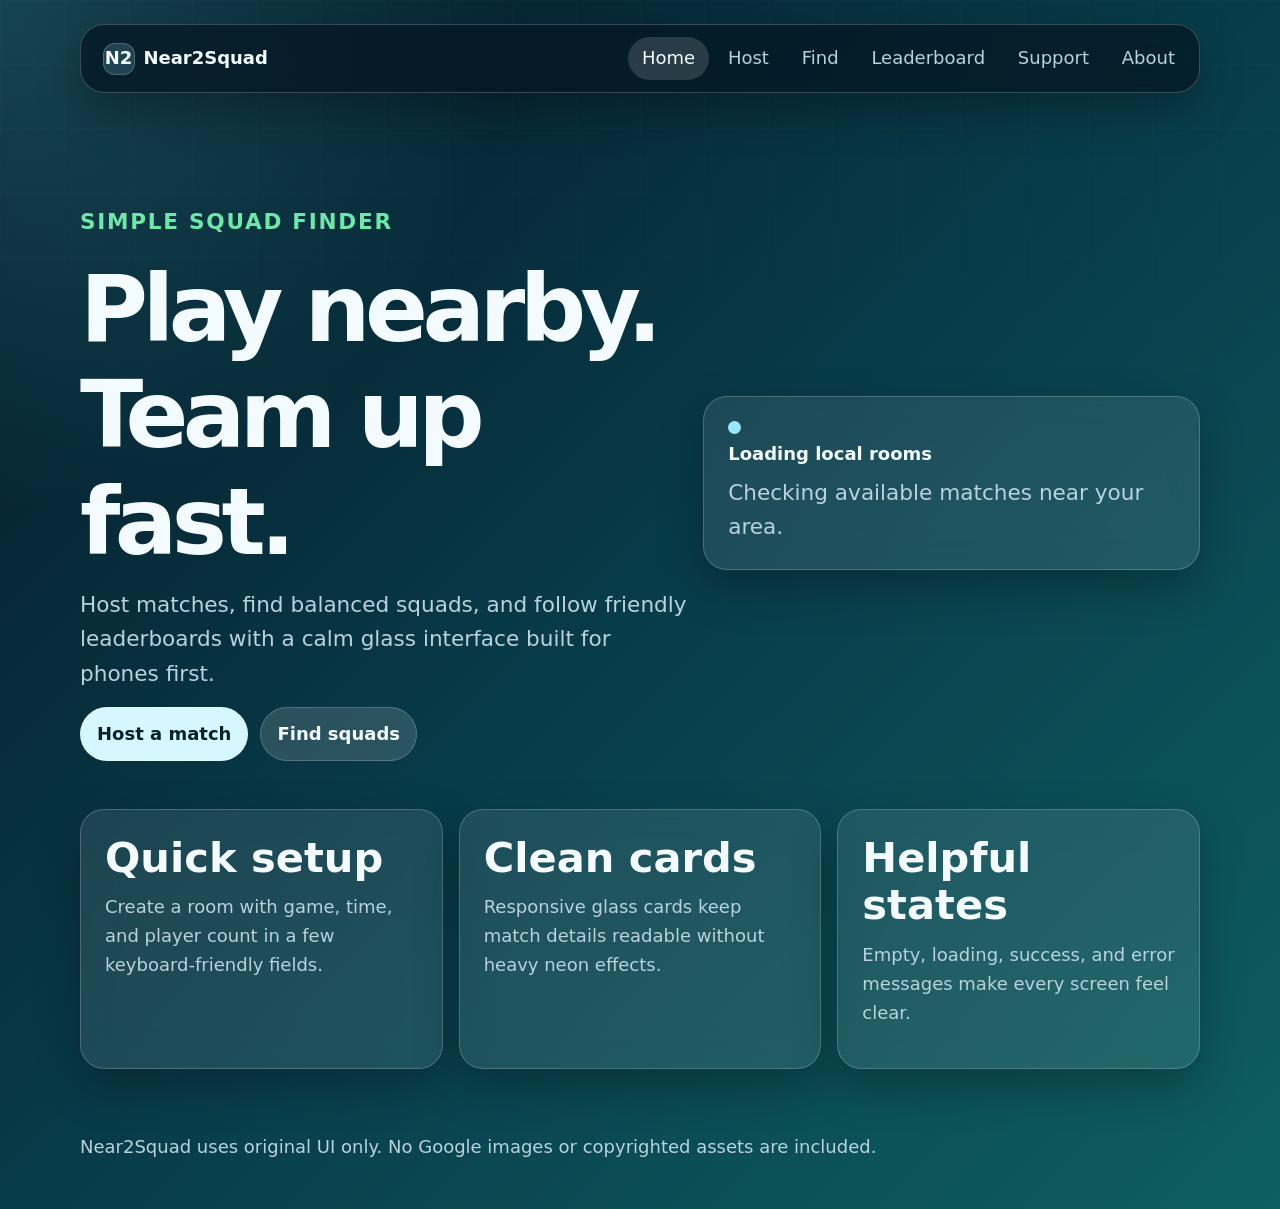
<file: index.html>
<!doctype html>
<html lang="en">
<head>
  <meta charset="utf-8">
  <meta name="viewport" content="width=device-width, initial-scale=1">
  <title>Home | Near2Squad</title>
  <link rel="stylesheet" href="style.css">
</head>
<body>
  <a class="skip-link" href="#main">Skip to content</a>
  <div class="site-shell">
    <nav class="navbar" aria-label="Primary navigation">
      <a class="brand" href="index.html"><span class="brand-mark" aria-hidden="true">N2</span><span>Near2Squad</span></a>
      <ul class="nav-links">
        <li><a href="index.html" aria-current="page">Home</a></li>
        <li><a href="host.html" >Host</a></li>
        <li><a href="find.html" >Find</a></li>
        <li><a href="leaderboard.html" >Leaderboard</a></li>
        <li><a href="support.html" >Support</a></li>
        <li><a href="about.html" >About</a></li>
      </ul>
    </nav>
    <main id="main">
      <section class="hero split">
        <div><p class="eyebrow">Simple squad finder</p><h1>Play nearby. Team up fast.</h1><p>Host matches, find balanced squads, and follow friendly leaderboards with a calm glass interface built for phones first.</p><div class="actions"><a class="button primary" href="host.html">Host a match</a><a class="button" href="find.html">Find squads</a></div></div>
        <div class="state loading" role="status" aria-live="polite"><span class="dot" aria-hidden="true"></span><strong>Loading local rooms</strong><p>Checking available matches near your area.</p></div>
      </section>
      <section class="grid" aria-label="Platform highlights"><article class="card"><h2>Quick setup</h2><p>Create a room with game, time, and player count in a few keyboard-friendly fields.</p></article><article class="card"><h2>Clean cards</h2><p>Responsive glass cards keep match details readable without heavy neon effects.</p></article><article class="card"><h2>Helpful states</h2><p>Empty, loading, success, and error messages make every screen feel clear.</p></article></section>
    </main>
    <footer class="footer">Near2Squad uses original UI only. No Google images or copyrighted assets are included.</footer>
  </div>
</body>
</html>
</file>
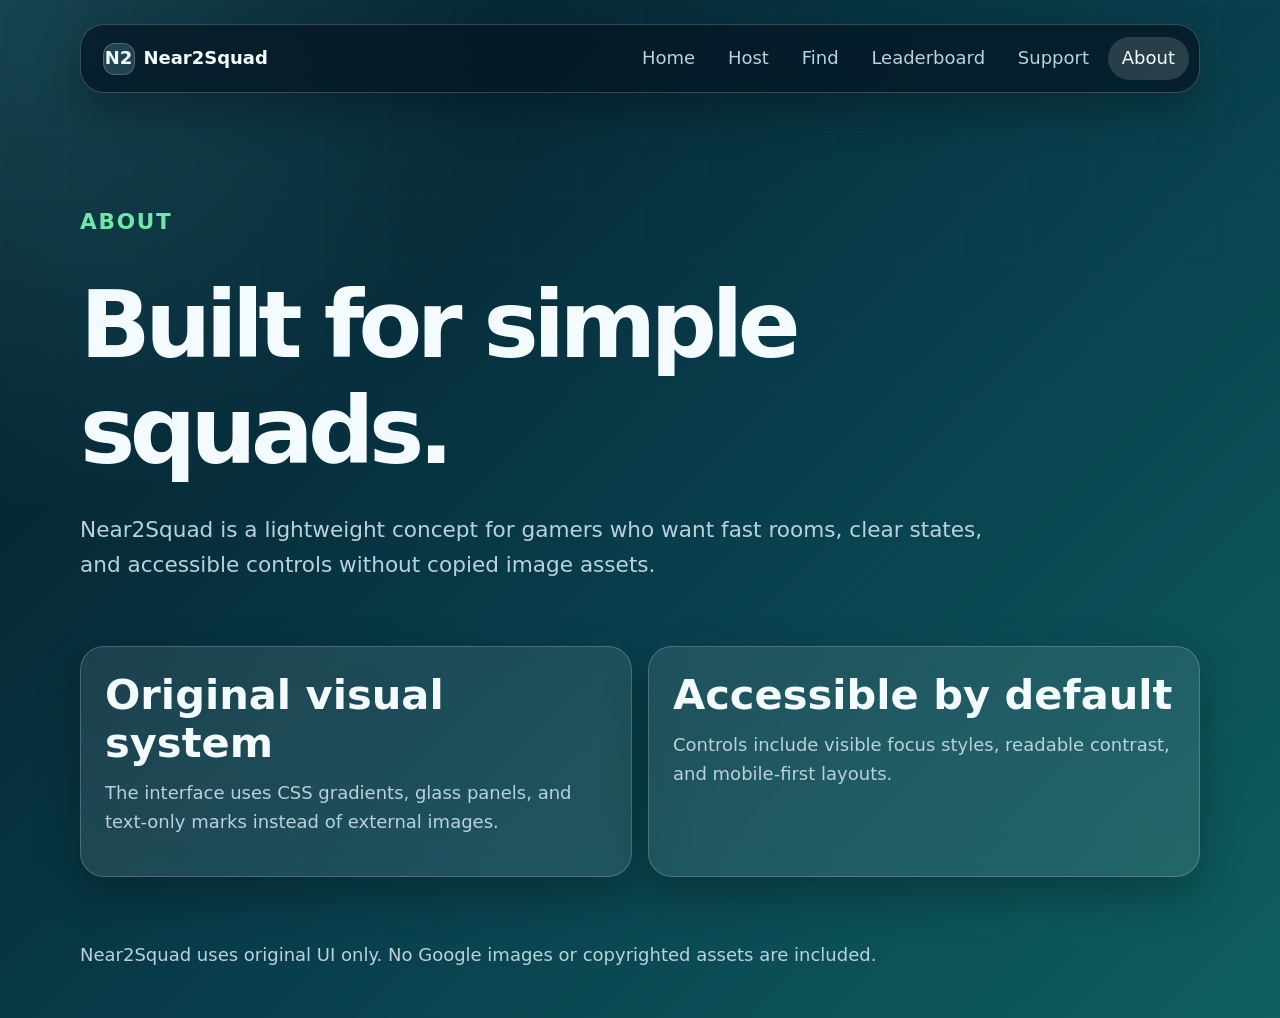
<file: about.html>
<!doctype html>
<html lang="en">
<head>
  <meta charset="utf-8">
  <meta name="viewport" content="width=device-width, initial-scale=1">
  <title>About | Near2Squad</title>
  <link rel="stylesheet" href="style.css">
</head>
<body>
  <a class="skip-link" href="#main">Skip to content</a>
  <div class="site-shell">
    <nav class="navbar" aria-label="Primary navigation">
      <a class="brand" href="index.html"><span class="brand-mark" aria-hidden="true">N2</span><span>Near2Squad</span></a>
      <ul class="nav-links">
        <li><a href="index.html" >Home</a></li>
        <li><a href="host.html" >Host</a></li>
        <li><a href="find.html" >Find</a></li>
        <li><a href="leaderboard.html" >Leaderboard</a></li>
        <li><a href="support.html" >Support</a></li>
        <li><a href="about.html" aria-current="page">About</a></li>
      </ul>
    </nav>
    <main id="main">
      <section class="hero"><p class="eyebrow">About</p><h1>Built for simple squads.</h1><p>Near2Squad is a lightweight concept for gamers who want fast rooms, clear states, and accessible controls without copied image assets.</p></section><section class="grid"><article class="card"><h2>Original visual system</h2><p>The interface uses CSS gradients, glass panels, and text-only marks instead of external images.</p></article><article class="card"><h2>Accessible by default</h2><p>Controls include visible focus styles, readable contrast, and mobile-first layouts.</p></article></section>
    </main>
    <footer class="footer">Near2Squad uses original UI only. No Google images or copyrighted assets are included.</footer>
  </div>
</body>
</html>
</file>
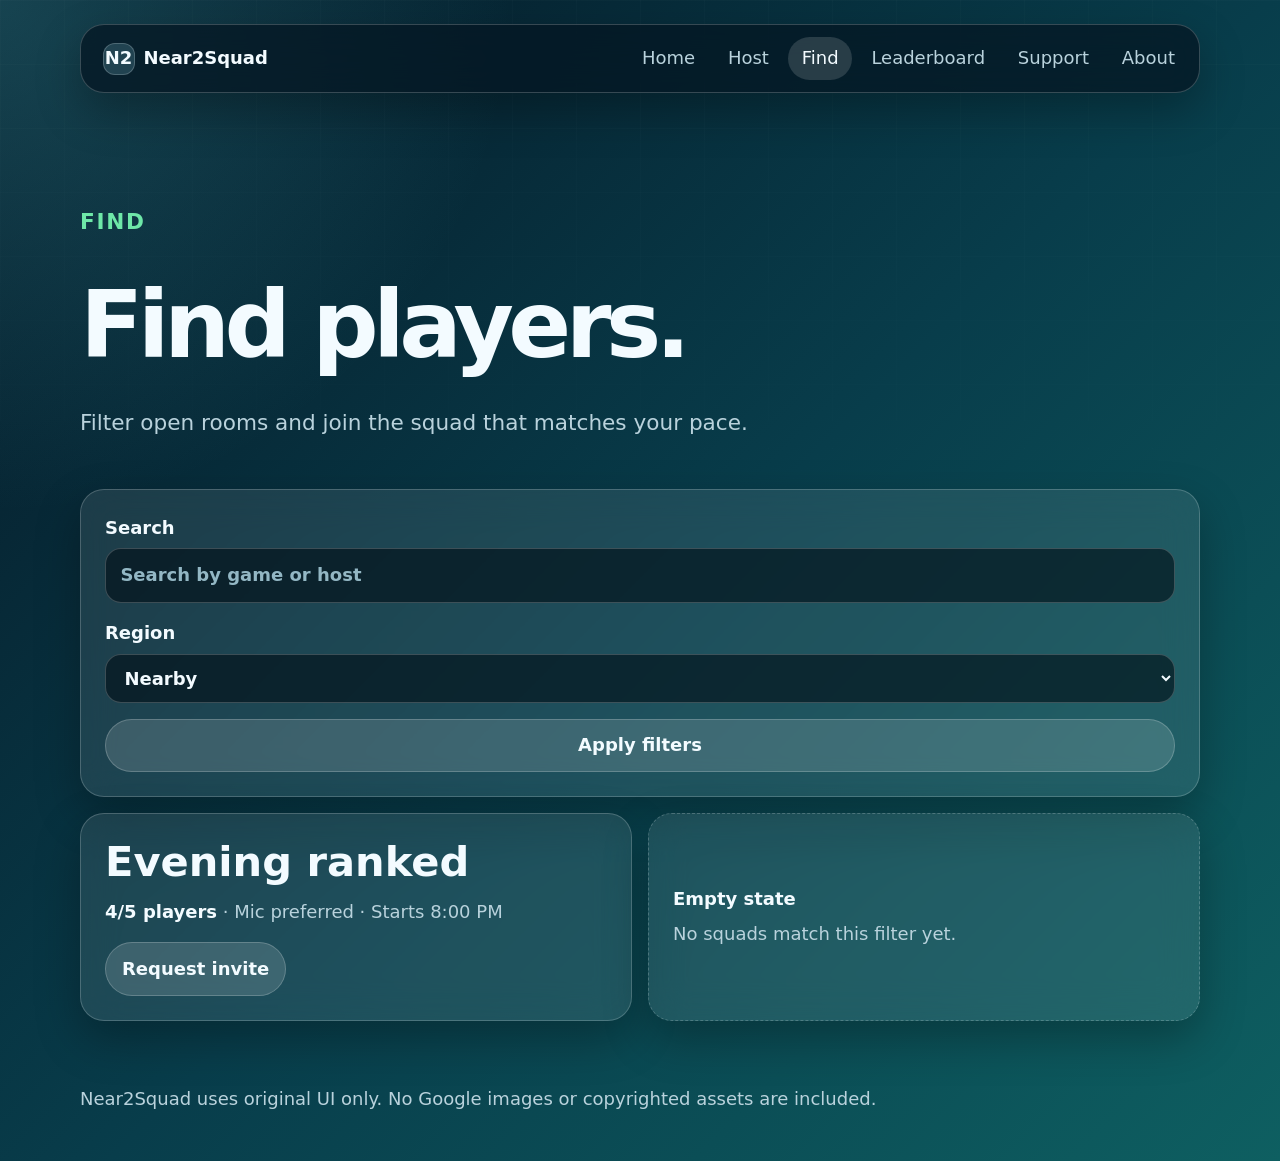
<file: find.html>
<!doctype html>
<html lang="en">
<head>
  <meta charset="utf-8">
  <meta name="viewport" content="width=device-width, initial-scale=1">
  <title>Find | Near2Squad</title>
  <link rel="stylesheet" href="style.css">
</head>
<body>
  <a class="skip-link" href="#main">Skip to content</a>
  <div class="site-shell">
    <nav class="navbar" aria-label="Primary navigation">
      <a class="brand" href="index.html"><span class="brand-mark" aria-hidden="true">N2</span><span>Near2Squad</span></a>
      <ul class="nav-links">
        <li><a href="index.html" >Home</a></li>
        <li><a href="host.html" >Host</a></li>
        <li><a href="find.html" aria-current="page">Find</a></li>
        <li><a href="leaderboard.html" >Leaderboard</a></li>
        <li><a href="support.html" >Support</a></li>
        <li><a href="about.html" >About</a></li>
      </ul>
    </nav>
    <main id="main">
      <section class="hero"><p class="eyebrow">Find</p><h1>Find players.</h1><p>Filter open rooms and join the squad that matches your pace.</p></section><form aria-label="Find squad filters"><label>Search<input type="search" placeholder="Search by game or host"></label><label>Region<select><option>Nearby</option><option>Odisha</option><option>India</option></select></label><button type="submit">Apply filters</button></form><section class="grid"><article class="card"><h2>Evening ranked</h2><p><strong>4/5 players</strong> · Mic preferred · Starts 8:00 PM</p><a class="button" href="#">Request invite</a></article><div class="state empty"><strong>Empty state</strong><p>No squads match this filter yet.</p></div></section>
    </main>
    <footer class="footer">Near2Squad uses original UI only. No Google images or copyrighted assets are included.</footer>
  </div>
</body>
</html>
</file>
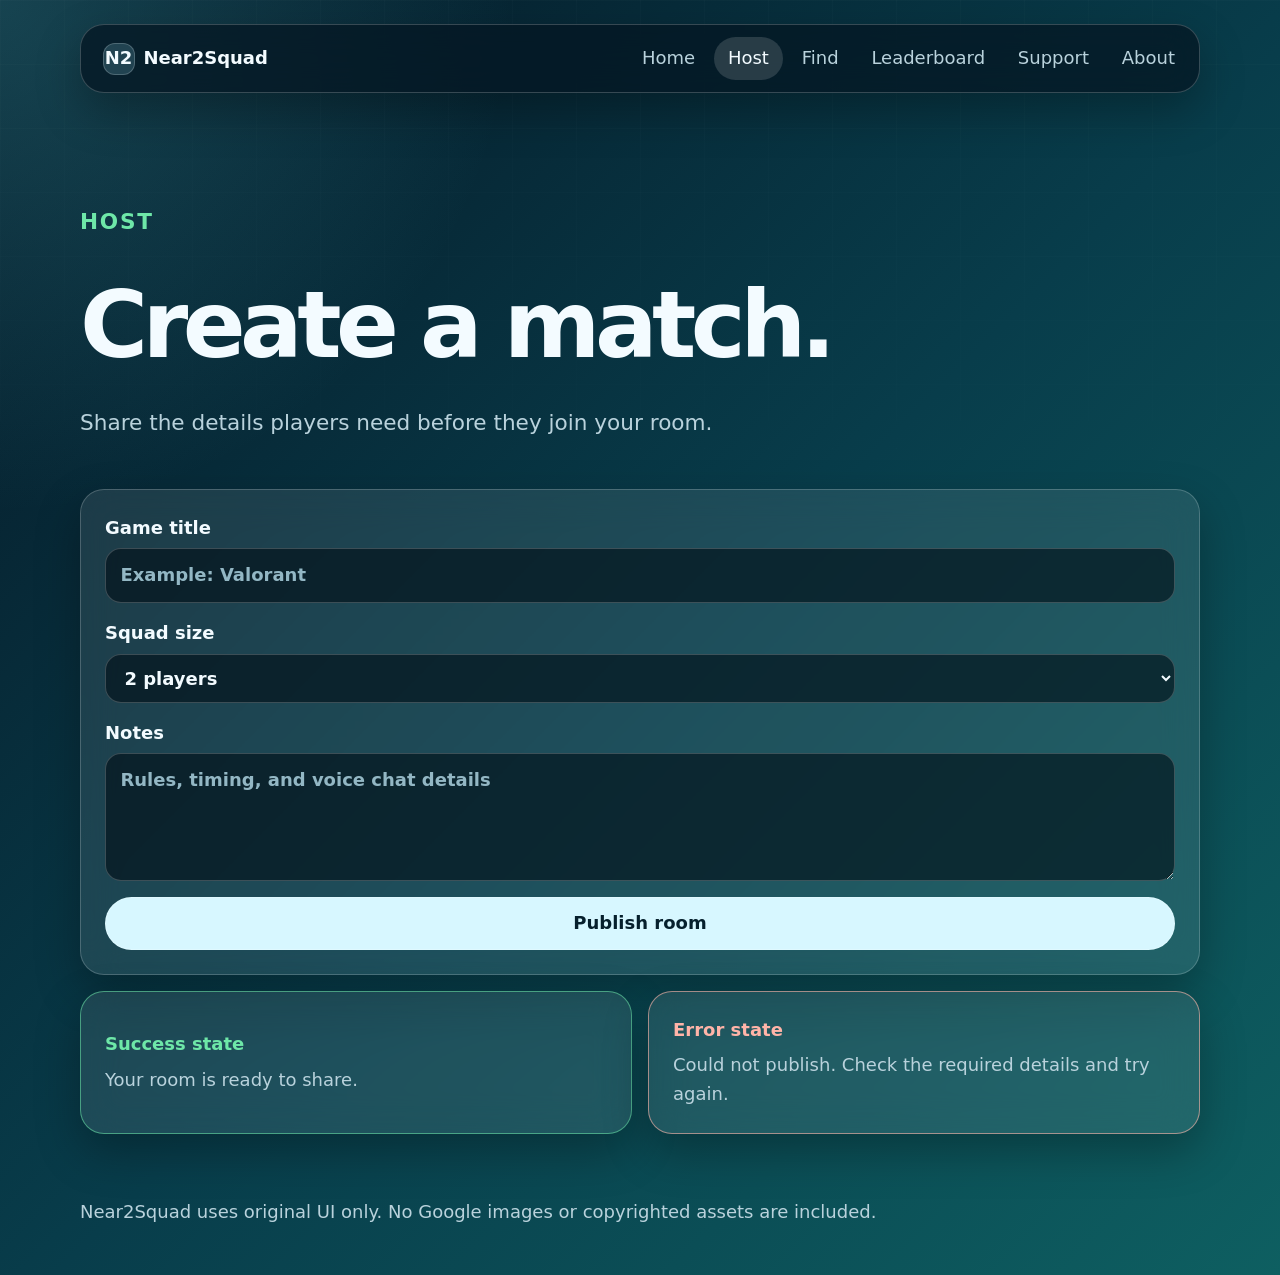
<file: host.html>
<!doctype html>
<html lang="en">
<head>
  <meta charset="utf-8">
  <meta name="viewport" content="width=device-width, initial-scale=1">
  <title>Host | Near2Squad</title>
  <link rel="stylesheet" href="style.css">
</head>
<body>
  <a class="skip-link" href="#main">Skip to content</a>
  <div class="site-shell">
    <nav class="navbar" aria-label="Primary navigation">
      <a class="brand" href="index.html"><span class="brand-mark" aria-hidden="true">N2</span><span>Near2Squad</span></a>
      <ul class="nav-links">
        <li><a href="index.html" >Home</a></li>
        <li><a href="host.html" aria-current="page">Host</a></li>
        <li><a href="find.html" >Find</a></li>
        <li><a href="leaderboard.html" >Leaderboard</a></li>
        <li><a href="support.html" >Support</a></li>
        <li><a href="about.html" >About</a></li>
      </ul>
    </nav>
    <main id="main">
      <section class="hero"><p class="eyebrow">Host</p><h1>Create a match.</h1><p>Share the details players need before they join your room.</p></section><form aria-label="Host a match form"><label>Game title<input type="text" name="game" placeholder="Example: Valorant" required></label><label>Squad size<select name="size"><option>2 players</option><option>4 players</option><option>5 players</option></select></label><label>Notes<textarea name="notes" placeholder="Rules, timing, and voice chat details"></textarea></label><button class="primary" type="submit">Publish room</button></form><section class="grid"><div class="state success"><strong>Success state</strong><p>Your room is ready to share.</p></div><div class="state error"><strong>Error state</strong><p>Could not publish. Check the required details and try again.</p></div></section>
    </main>
    <footer class="footer">Near2Squad uses original UI only. No Google images or copyrighted assets are included.</footer>
  </div>
</body>
</html>
</file>
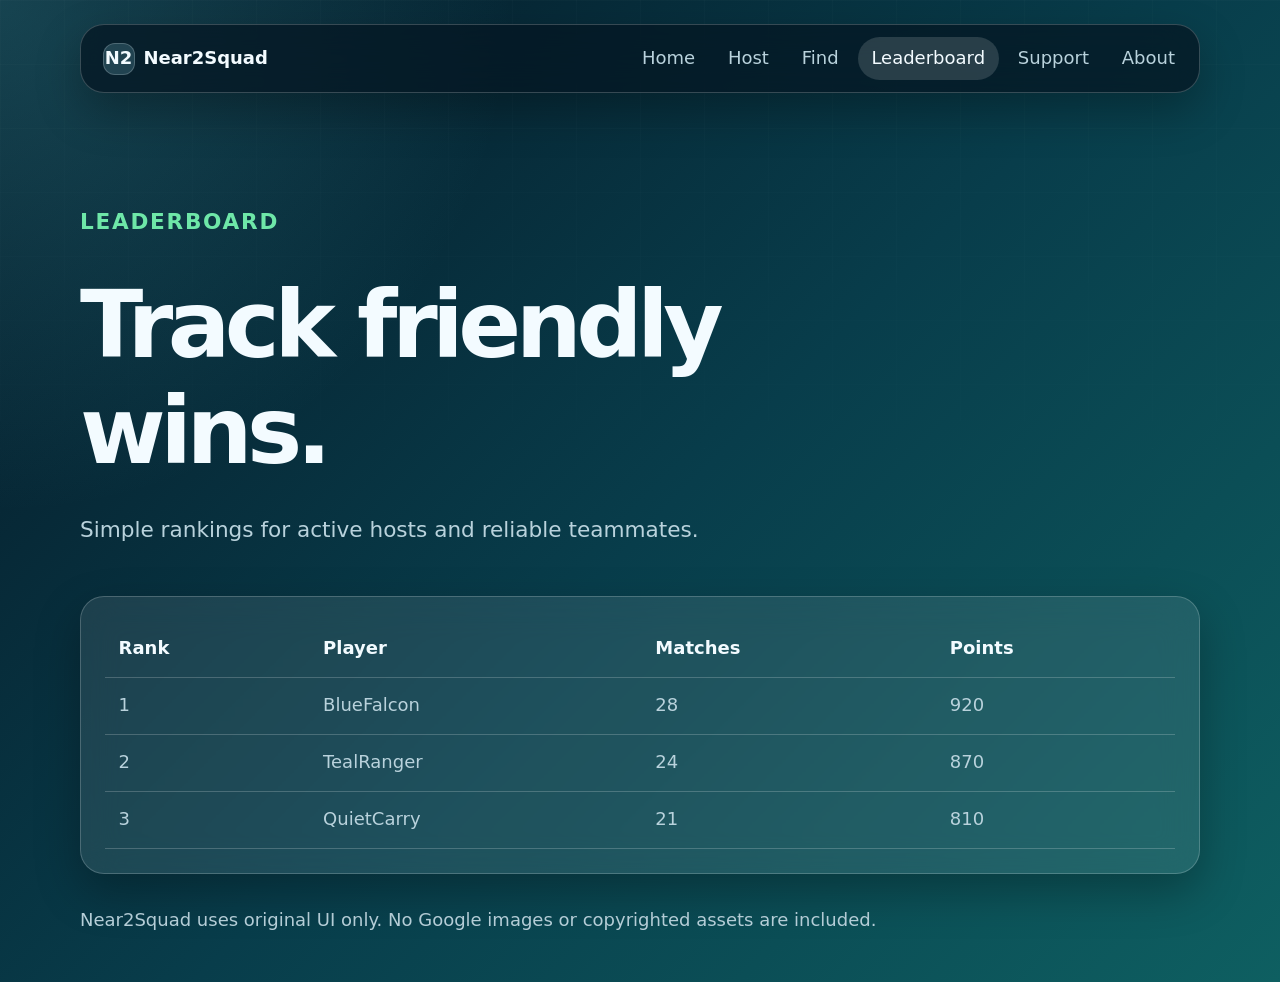
<file: leaderboard.html>
<!doctype html>
<html lang="en">
<head>
  <meta charset="utf-8">
  <meta name="viewport" content="width=device-width, initial-scale=1">
  <title>Leaderboard | Near2Squad</title>
  <link rel="stylesheet" href="style.css">
</head>
<body>
  <a class="skip-link" href="#main">Skip to content</a>
  <div class="site-shell">
    <nav class="navbar" aria-label="Primary navigation">
      <a class="brand" href="index.html"><span class="brand-mark" aria-hidden="true">N2</span><span>Near2Squad</span></a>
      <ul class="nav-links">
        <li><a href="index.html" >Home</a></li>
        <li><a href="host.html" >Host</a></li>
        <li><a href="find.html" >Find</a></li>
        <li><a href="leaderboard.html" aria-current="page">Leaderboard</a></li>
        <li><a href="support.html" >Support</a></li>
        <li><a href="about.html" >About</a></li>
      </ul>
    </nav>
    <main id="main">
      <section class="hero"><p class="eyebrow">Leaderboard</p><h1>Track friendly wins.</h1><p>Simple rankings for active hosts and reliable teammates.</p></section><div class="card table-wrap"><table><thead><tr><th>Rank</th><th>Player</th><th>Matches</th><th>Points</th></tr></thead><tbody><tr><td>1</td><td>BlueFalcon</td><td>28</td><td>920</td></tr><tr><td>2</td><td>TealRanger</td><td>24</td><td>870</td></tr><tr><td>3</td><td>QuietCarry</td><td>21</td><td>810</td></tr></tbody></table></div>
    </main>
    <footer class="footer">Near2Squad uses original UI only. No Google images or copyrighted assets are included.</footer>
  </div>
</body>
</html>
</file>
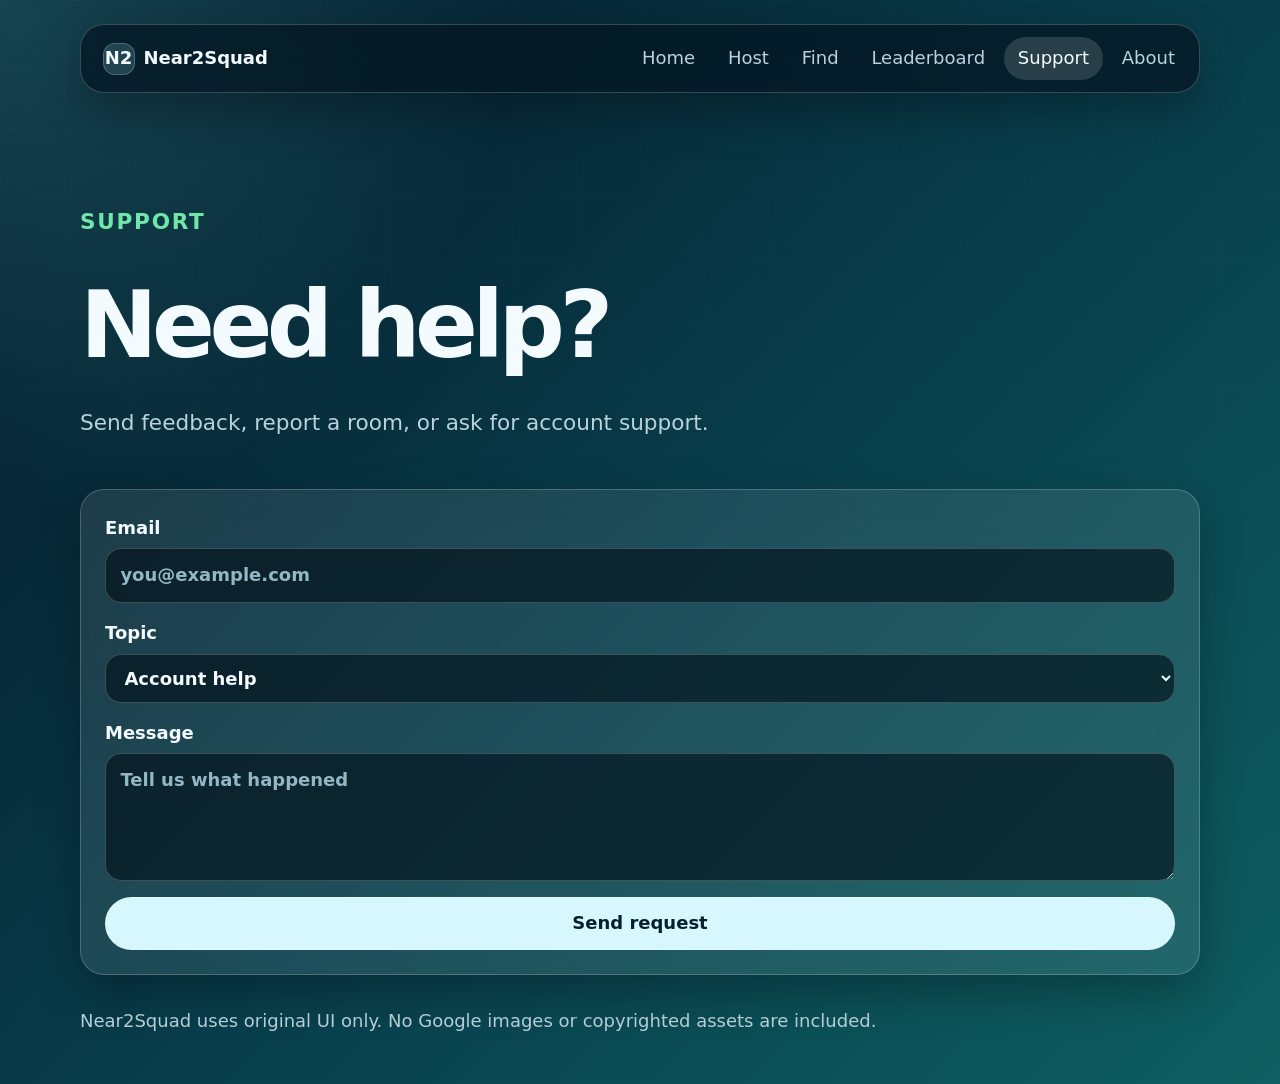
<file: support.html>
<!doctype html>
<html lang="en">
<head>
  <meta charset="utf-8">
  <meta name="viewport" content="width=device-width, initial-scale=1">
  <title>Support | Near2Squad</title>
  <link rel="stylesheet" href="style.css">
</head>
<body>
  <a class="skip-link" href="#main">Skip to content</a>
  <div class="site-shell">
    <nav class="navbar" aria-label="Primary navigation">
      <a class="brand" href="index.html"><span class="brand-mark" aria-hidden="true">N2</span><span>Near2Squad</span></a>
      <ul class="nav-links">
        <li><a href="index.html" >Home</a></li>
        <li><a href="host.html" >Host</a></li>
        <li><a href="find.html" >Find</a></li>
        <li><a href="leaderboard.html" >Leaderboard</a></li>
        <li><a href="support.html" aria-current="page">Support</a></li>
        <li><a href="about.html" >About</a></li>
      </ul>
    </nav>
    <main id="main">
      <section class="hero"><p class="eyebrow">Support</p><h1>Need help?</h1><p>Send feedback, report a room, or ask for account support.</p></section><form aria-label="Support request form"><label>Email<input type="email" placeholder="you@example.com" required></label><label>Topic<select><option>Account help</option><option>Report a room</option><option>Feedback</option></select></label><label>Message<textarea placeholder="Tell us what happened" required></textarea></label><button class="primary" type="submit">Send request</button></form>
    </main>
    <footer class="footer">Near2Squad uses original UI only. No Google images or copyrighted assets are included.</footer>
  </div>
</body>
</html>
</file>
<file: style.css>
:root {
  color-scheme: dark;
  --bg-a: #061826;
  --bg-b: #083d4b;
  --bg-c: #0e5f61;
  --text: #f3fbff;
  --muted: #b9d2dc;
  --card: rgba(255, 255, 255, 0.09);
  --card-strong: rgba(255, 255, 255, 0.14);
  --border: rgba(255, 255, 255, 0.2);
  --shadow: 0 18px 45px rgba(0, 0, 0, 0.28);
  --success: #6ee7a8;
  --error: #ffb4a8;
  --focus: #9be7ff;
  font-family: Inter, ui-sans-serif, system-ui, -apple-system, BlinkMacSystemFont, "Segoe UI", sans-serif;
}

* { box-sizing: border-box; }

html { scroll-behavior: smooth; }

body {
  margin: 0;
  min-height: 100vh;
  color: var(--text);
  background:
    radial-gradient(circle at top left, rgba(65, 180, 190, 0.28), transparent 32rem),
    linear-gradient(135deg, var(--bg-a) 0%, var(--bg-b) 52%, var(--bg-c) 100%);
  font-size: clamp(1rem, 0.95rem + 0.25vw, 1.125rem);
  line-height: 1.6;
}

body::before {
  content: "";
  position: fixed;
  inset: 0;
  pointer-events: none;
  background: linear-gradient(rgba(255,255,255,0.035) 1px, transparent 1px), linear-gradient(90deg, rgba(255,255,255,0.035) 1px, transparent 1px);
  background-size: 4rem 4rem;
  mask-image: linear-gradient(to bottom, rgba(0,0,0,0.5), transparent 70%);
}

.skip-link {
  position: absolute;
  left: 1rem;
  top: -4rem;
  z-index: 10;
  padding: 0.75rem 1rem;
  border-radius: 999px;
  background: var(--text);
  color: #06202d;
  transition: top 0.2s ease;
}

.skip-link:focus { top: 1rem; }

.site-shell {
  width: min(1120px, calc(100% - 2rem));
  margin: 0 auto;
  padding: 1rem 0 3rem;
}

.navbar {
  position: sticky;
  top: 0.75rem;
  z-index: 5;
  display: flex;
  flex-wrap: wrap;
  align-items: center;
  justify-content: space-between;
  gap: 0.75rem;
  margin-bottom: 2rem;
  padding: 0.65rem;
  border: 1px solid var(--border);
  border-radius: 1.5rem;
  background: rgba(5, 22, 34, 0.74);
  box-shadow: var(--shadow);
  backdrop-filter: blur(18px);
}

.brand {
  display: inline-flex;
  align-items: center;
  gap: 0.55rem;
  padding: 0.45rem 0.7rem;
  color: var(--text);
  font-weight: 800;
  text-decoration: none;
}

.brand-mark {
  display: grid;
  place-items: center;
  width: 2rem;
  height: 2rem;
  border-radius: 0.75rem;
  background: rgba(155, 231, 255, 0.18);
  border: 1px solid var(--border);
}

.nav-links {
  display: flex;
  flex-wrap: wrap;
  gap: 0.35rem;
  margin: 0;
  padding: 0;
  list-style: none;
}

.nav-links a {
  display: inline-flex;
  min-height: 2.5rem;
  align-items: center;
  border-radius: 999px;
  padding: 0.45rem 0.85rem;
  color: var(--muted);
  text-decoration: none;
}

.nav-links a:hover,
.nav-links a[aria-current="page"] {
  background: var(--card-strong);
  color: var(--text);
}

.hero {
  display: grid;
  gap: 1rem;
  padding: clamp(2rem, 7vw, 5rem) 0 2rem;
}

.eyebrow {
  color: var(--success);
  font-weight: 700;
  letter-spacing: 0.08em;
  text-transform: uppercase;
}

h1, h2, h3 { line-height: 1.15; margin: 0 0 0.75rem; }
h1 { max-width: 12ch; font-size: clamp(2.4rem, 12vw, 5.8rem); letter-spacing: -0.06em; }
h2 { font-size: clamp(1.65rem, 4vw, 2.6rem); }
h3 { font-size: 1.2rem; }
p { margin: 0 0 1rem; color: var(--muted); }

.hero p { max-width: 66ch; font-size: clamp(1.05rem, 2vw, 1.35rem); }

.actions { display: flex; flex-wrap: wrap; gap: 0.75rem; margin-top: 0.5rem; }

.button,
button,
input,
select,
textarea {
  font: inherit;
}

.button,
button {
  display: inline-flex;
  min-height: 2.75rem;
  align-items: center;
  justify-content: center;
  border: 1px solid var(--border);
  border-radius: 999px;
  padding: 0.7rem 1rem;
  background: rgba(255, 255, 255, 0.14);
  color: var(--text);
  font-weight: 750;
  text-decoration: none;
  cursor: pointer;
}

.button.primary,
button.primary { background: #d7f7ff; color: #06202d; }

.button:hover,
button:hover { transform: translateY(-1px); }

:focus-visible {
  outline: 3px solid var(--focus);
  outline-offset: 3px;
}

.grid {
  display: grid;
  grid-template-columns: repeat(auto-fit, minmax(min(100%, 16rem), 1fr));
  gap: 1rem;
  margin: 1rem 0 2rem;
}

.card,
.state,
form {
  border: 1px solid var(--border);
  border-radius: 1.5rem;
  background: var(--card);
  box-shadow: var(--shadow);
  backdrop-filter: blur(18px);
}

.card { padding: 1.25rem; }
.card strong { color: var(--text); }

.state {
  display: grid;
  gap: 0.4rem;
  min-height: 8rem;
  align-content: center;
  padding: 1.25rem;
}

.state p { margin: 0; }
.state.empty { border-style: dashed; }
.state.loading .dot {
  width: 0.8rem;
  height: 0.8rem;
  border-radius: 999px;
  background: var(--focus);
  animation: pulse 1.1s infinite ease-in-out;
}
.state.success { border-color: rgba(110, 231, 168, 0.55); }
.state.error { border-color: rgba(255, 180, 168, 0.6); }
.state.success strong { color: var(--success); }
.state.error strong { color: var(--error); }

@keyframes pulse { 50% { opacity: 0.35; transform: scale(0.8); } }

form {
  display: grid;
  gap: 1rem;
  padding: 1.25rem;
}

label { display: grid; gap: 0.35rem; color: var(--text); font-weight: 700; }
input, select, textarea {
  width: 100%;
  min-height: 2.8rem;
  border: 1px solid var(--border);
  border-radius: 1rem;
  padding: 0.75rem 0.9rem;
  background: rgba(2, 15, 24, 0.62);
  color: var(--text);
}
textarea { min-height: 8rem; resize: vertical; }
::placeholder { color: #93b7c4; opacity: 1; }

.table-wrap { overflow-x: auto; }
table { width: 100%; min-width: 36rem; border-collapse: collapse; }
th, td { padding: 0.85rem; text-align: left; border-bottom: 1px solid var(--border); }
th { color: var(--text); }
td { color: var(--muted); }

.footer { padding: 2rem 0 0; color: var(--muted); }

@media (min-width: 760px) {
  .site-shell { width: min(1120px, calc(100% - 3rem)); padding-top: 1.5rem; }
  .hero.split { grid-template-columns: minmax(0, 1.1fr) minmax(18rem, 0.9fr); align-items: center; }
  .card, .state, form { padding: 1.5rem; }
}
</file>
